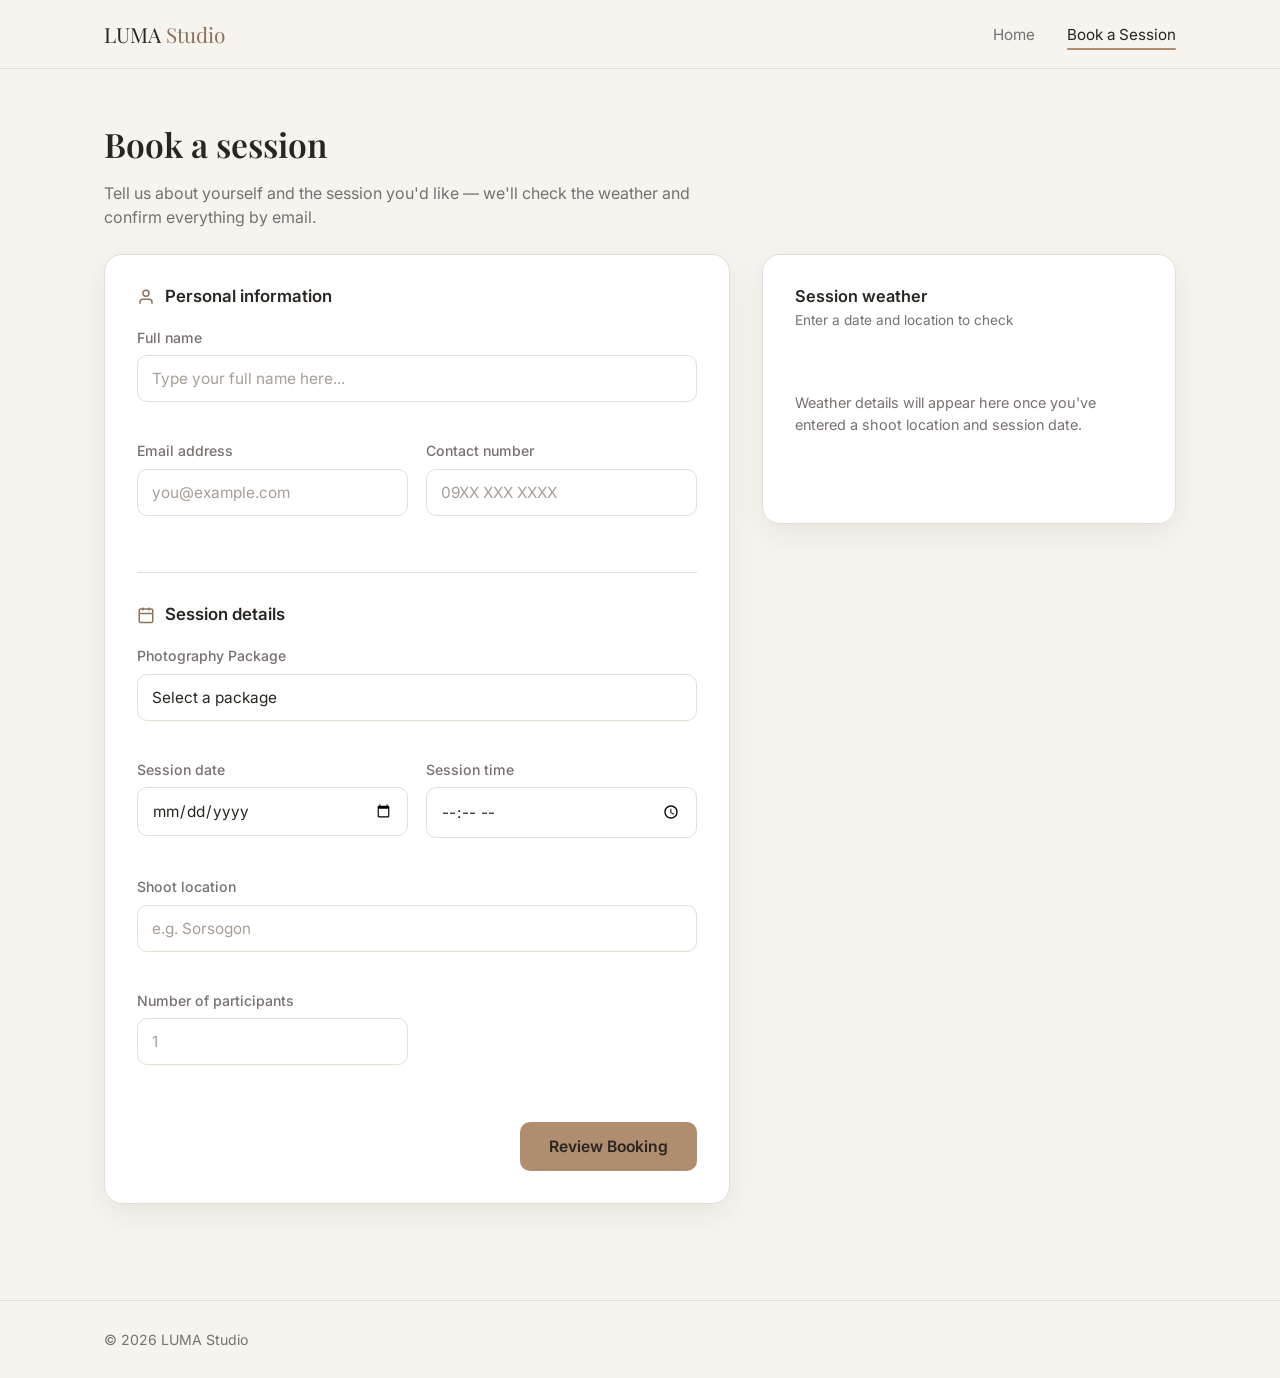
<file: booking.html>
<!DOCTYPE html>
<html lang="en">
<head>
<meta charset="UTF-8">
<meta name="viewport" content="width=device-width, initial-scale=1.0">
<title>Book a Session — LUMA Studio</title>
<link rel="preconnect" href="https://fonts.googleapis.com">
<link rel="preconnect" href="https://fonts.gstatic.com" crossorigin>
<link href="https://fonts.googleapis.com/css2?family=Playfair+Display:wght@500;600;700&family=Inter:wght@400;500;600;700&display=swap" rel="stylesheet">
<link rel="stylesheet" href="css/style.css">
</head>
<body>

<header class="site-header">
  <nav class="nav container">
    <a href="index.html" class="brand">LUMA <span>Studio</span></a>
    <ul class="nav-links">
      <li><a href="index.html">Home</a></li>
      <li><a href="booking.html" aria-current="page">Book a Session</a></li>
    </ul>
  </nav>
</header>

<main>
  <div class="container page-header">
    <h1 style="font-size:2.1rem;">Book a session</h1>
    <p>Tell us about yourself and the session you'd like — we'll check the weather and confirm everything by email.</p>
  </div>

  <div class="container booking-layout">

    <!-- ============ FORM CARD ============ -->
    <section class="card" id="formCard">

      <div id="formErrorBanner" class="banner banner-error" role="alert" aria-live="assertive"></div>

      <form id="bookingForm" novalidate>

        <div class="form-section">
          <h3>
            <svg width="18" height="18" viewBox="0 0 24 24" fill="none" stroke="currentColor" stroke-width="2"><path d="M20 21v-2a4 4 0 0 0-4-4H8a4 4 0 0 0-4 4v2"/><circle cx="12" cy="7" r="4"/></svg>
            Personal information
          </h3>
          <div class="form-grid">
            <div class="field field-full" data-field="fullName">
              <label for="fullName">Full name</label>
              <input type="text" id="fullName" name="fullName" placeholder="Type your full name here..." autocomplete="name">
              <span class="field-error"></span>
            </div>
            <div class="field" data-field="email">
              <label for="email">Email address</label>
              <input type="email" id="email" name="email" placeholder="you@example.com" autocomplete="email">
              <span class="field-error"></span>
            </div>
            <div class="field" data-field="contact">
              <label for="contact">Contact number</label>
              <input type="tel" id="contact" name="contact" placeholder="09XX XXX XXXX" autocomplete="tel">
              <span class="field-error"></span>
            </div>
          </div>
        </div>

        <div class="form-section">
          <h3>
            <svg width="18" height="18" viewBox="0 0 24 24" fill="none" stroke="currentColor" stroke-width="2"><rect x="3" y="4" width="18" height="18" rx="2"/><path d="M16 2v4M8 2v4M3 10h18"/></svg>
            Session details
          </h3>

          <div class="form-grid" style="margin-bottom:18px;">
            <div class="field field-full" data-field="package">
              <label for="package">Photography Package</label>
              <select id="package" name="package">
                <option value="" disabled selected>Select a package</option>
                <option value="Portrait Session">Portrait Session</option>
                <option value="Family Session">Family Session</option>
                <option value="Graduation Session">Graduation Session</option>
                <option value="Event Photography">Event Photography</option>
                <option value="Other / Custom Request">Other / Custom Request</option>
              </select>
              <span class="field-error"></span>
            </div>

            <div class="field field-full hidden" data-field="customRequest">
              <label for="customRequest">Custom Request</label>
              <input type="text" id="customRequest" name="customRequest" placeholder="Tell us what you have in mind">
              <span class="field-error"></span>
            </div>
          </div>

          <div class="form-grid">
            <div class="field" data-field="date">
              <label for="date">Session date</label>
              <input type="date" id="date" name="date">
              <span class="field-error"></span>
            </div>
            <div class="field" data-field="time">
              <label for="time">Session time</label>
              <input type="time" id="time" name="time">
              <span class="field-error"></span>
            </div>
            <div class="field field-full" data-field="location">
              <label for="location">Shoot location</label>
              <input type="text" id="location" name="location" placeholder="e.g. Sorsogon">
              <span class="field-error"></span>
            </div>
            <div class="field" data-field="participants">
              <label for="participants">Number of participants</label>
              <input type="number" id="participants" name="participants" min="1" placeholder="1">
              <span class="field-error"></span>
            </div>
          </div>
        </div>

        <div class="form-actions">
          <button type="submit" class="btn btn-primary" id="reviewBtn">Review Booking</button>
        </div>
      </form>
    </section>

    <!-- ============ SUMMARY CARD (hidden until review) ============ -->
    <section class="card hidden" id="summaryCard" aria-live="polite">
      <h3 style="font-family:var(--font-body);font-size:1.05rem;margin-bottom:4px;">Booking summary</h3>
      <p style="font-size:0.88rem;margin-bottom:0;">Please review your details before confirming.</p>

      <dl class="summary-list" id="summaryList"></dl>

      <div id="confirmErrorBanner" class="banner banner-error" role="alert" aria-live="assertive"></div>

      <div class="form-actions" style="justify-content:space-between;">
        <button type="button" class="btn btn-secondary" id="editBtn">Edit Booking</button>
        <button type="button" class="btn btn-primary" id="confirmBtn">Confirm Appointment</button>
      </div>
    </section>

    <!-- ============ WEATHER CARD ============ -->
    <aside class="card weather-card" id="weatherCard" aria-live="polite">
      <h3>Session weather</h3>
      <p class="weather-loc" id="weatherLocLabel">Enter a date and location to check</p>

      <div class="weather-state" id="weatherState">
        <p class="weather-placeholder">Weather details will appear here once you've entered a shoot location and session date.</p>
      </div>
    </aside>

  </div>
</main>

<footer class="site-footer">
  <div class="container">
    <p style="margin:0;">© 2026 LUMA Studio</p>
  </div>
</footer>

<script src="js/validation.js"></script>
<script src="js/weather.js"></script>
<script src="js/booking.js"></script>
</body>
</html>
</file>
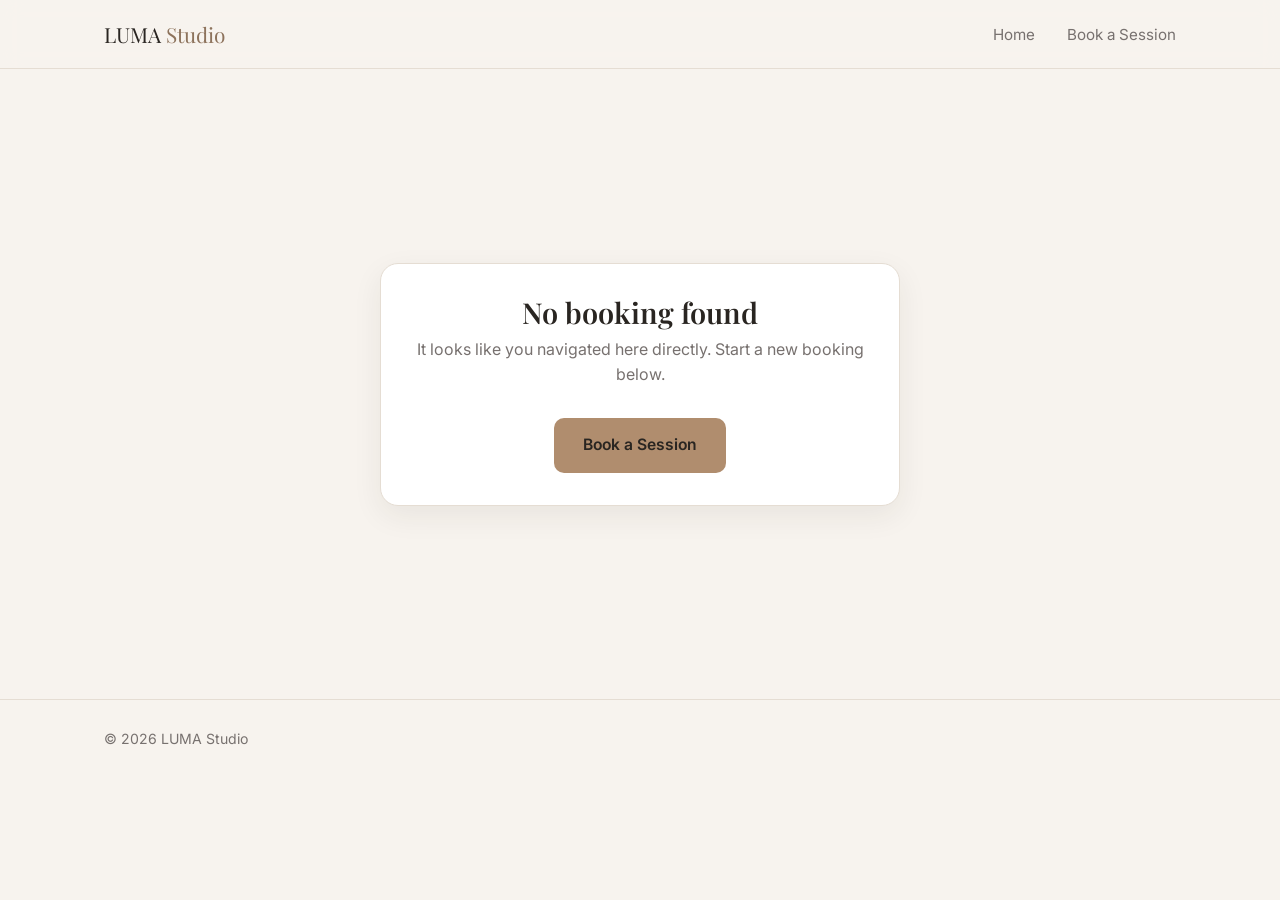
<file: confirmation.html>
<!DOCTYPE html>
<html lang="en">
<head>
<meta charset="UTF-8">
<meta name="viewport" content="width=device-width, initial-scale=1.0">
<title>Appointment Confirmed — LUMA Studio</title>
<link rel="preconnect" href="https://fonts.googleapis.com">
<link rel="preconnect" href="https://fonts.gstatic.com" crossorigin>
<link href="https://fonts.googleapis.com/css2?family=Playfair+Display:wght@500;600;700&family=Inter:wght@400;500;600;700&display=swap" rel="stylesheet">
<link rel="stylesheet" href="css/style.css">
</head>
<body>

<header class="site-header">
  <nav class="nav container">
    <a href="index.html" class="brand">LUMA <span>Studio</span></a>
    <ul class="nav-links">
      <li><a href="index.html">Home</a></li>
      <li><a href="booking.html">Book a Session</a></li>
    </ul>
  </nav>
</header>

<main>
  <div class="container confirm-wrap">

    <!-- SUCCESS STATE -->
    <div class="card confirm-card hidden" id="successState">
      <svg class="confirm-icon" viewBox="0 0 24 24" fill="none" stroke="currentColor" stroke-width="1.6">
        <circle cx="12" cy="12" r="10"/><path d="M8 12.5l2.5 2.5L16 9.5"/>
      </svg>
      <h1>Appointment confirmed</h1>
      <p class="confirm-sub">Your session has been booked. Details are below.</p>

      <p class="confirm-ref" id="refNumber">PSB-2026-00000</p>

      <dl class="confirm-details" id="confirmDetails"></dl>

      <p class="confirm-note" id="sentToNote">Your confirmation has been sent to your email.</p>

      <a href="index.html" class="btn btn-primary">Back to Home</a>
    </div>

    <!-- FAILURE STATE -->
    <div class="card confirm-card confirm-fail hidden" id="failState">
      <svg class="confirm-icon" viewBox="0 0 24 24" fill="none" stroke="currentColor" stroke-width="1.6">
        <circle cx="12" cy="12" r="10"/><path d="M15 9l-6 6M9 9l6 6"/>
      </svg>
      <h1>We couldn't confirm your booking</h1>
      <p class="confirm-sub" id="failMessage">Something went wrong while processing your appointment. No confirmation email was sent.</p>
      <a href="booking.html" class="btn btn-primary">Try Again</a>
    </div>

    <!-- NO DATA / DIRECT VISIT STATE -->
    <div class="card confirm-card hidden" id="emptyState">
      <h1>No booking found</h1>
      <p class="confirm-sub">It looks like you navigated here directly. Start a new booking below.</p>
      <a href="booking.html" class="btn btn-primary">Book a Session</a>
    </div>

  </div>
</main>

<footer class="site-footer">
  <div class="container">
    <p style="margin:0;">© 2026 LUMA Studio</p>
  </div>
</footer>

<script>
(function () {
  var raw = sessionStorage.getItem('psb_result');
  var successEl = document.getElementById('successState');
  var failEl = document.getElementById('failState');
  var emptyEl = document.getElementById('emptyState');

  if (!raw) {
    emptyEl.classList.remove('hidden');
    return;
  }

  var result;
  try {
    result = JSON.parse(raw);
  } catch (e) {
    emptyEl.classList.remove('hidden');
    return;
  }

  if (!result.success) {
    failEl.classList.remove('hidden');
    if (result.message) {
      document.getElementById('failMessage').textContent = result.message;
    }
    return;
  }

  var b = result.booking || {};
  document.getElementById('refNumber').textContent = result.bookingReference || '—';

  var rows = [
    ['Photography Package', b.package],
    ['Date', b.dateDisplay || b.date],
    ['Time', b.time],
    ['Location', b.location]
  ];

  var dl = document.getElementById('confirmDetails');
  rows.forEach(function (r) {
    if (!r[1]) return;
    var row = document.createElement('div');
    row.className = 'summary-row';
    var dt = document.createElement('dt');
    dt.textContent = r[0];
    var dd = document.createElement('dd');
    dd.textContent = r[1];
    row.appendChild(dt);
    row.appendChild(dd);
    dl.appendChild(row);
  });

  if (b.email) {
    document.getElementById('sentToNote').textContent = 'Your confirmation has been sent to: ' + b.email;
  }

  successEl.classList.remove('hidden');

  // Clear so a page refresh doesn't replay a stale confirmation as if it were new
  sessionStorage.removeItem('psb_result');
})();
</script>
</body>
</html>
</file>
<file: css/style.css>
:root {
  --bg-main: #F7F3EE;
  --white: #FFFFFF;
  --bg-card: #FFFFFF;

  --text-primary: #292521;
  --text-secondary: #77716F;

  --accent: #B08D6E;
  --accent-secondary: #8D735C;

  --border: #E5DDD3;
  --success: #66816F;
  --error: #B86F6F;

  --font-display: "Playfair Display", "Iowan Old Style", "Palatino Linotype", Georgia, serif;
  --font-body: "Inter", -apple-system, BlinkMacSystemFont, "Segoe UI", Roboto, sans-serif;

  --radius-sm: 10px;
  --radius-md: 14px;
  --radius-lg: 18px;

  --shadow-card: 0 10px 30px rgba(41, 37, 33, 0.07);
  --transition: 180ms ease;
}

*, *::before, *::after { box-sizing: border-box; }

html { scroll-behavior: smooth; }

body {
  margin: 0;
  background: var(--bg-main);
  color: var(--text-primary);
  font-family: var(--font-body);
  line-height: 1.55;
  -webkit-font-smoothing: antialiased;
}

img { max-width: 100%; display: block; }

a { color: inherit; text-decoration: none; }

h1, h2, h3 {
  font-family: var(--font-display);
  font-weight: 600;
  line-height: 1.15;
  margin: 0 0 0.5em;
  color: var(--text-primary);
}

h1 { font-size: clamp(2.2rem, 4.5vw, 3.6rem); }
h2 { font-size: clamp(1.5rem, 3vw, 2.1rem); }
h3 { font-size: 1.2rem; }

p { margin: 0 0 1em; color: var(--text-secondary); max-width: 62ch; }

.container {
  width: 100%;
  max-width: 1120px;
  margin: 0 auto;
  padding: 0 24px;
}

a:focus-visible,
button:focus-visible,
input:focus-visible,
select:focus-visible,
textarea:focus-visible {
  outline: 2px solid var(--accent-secondary);
  outline-offset: 3px;
  border-radius: 4px;
}

/* ---------------- Navigation ---------------- */

.site-header {
  position: sticky;
  top: 0;
  z-index: 40;
  background: rgba(247, 243, 238, 0.88);
  backdrop-filter: blur(10px);
  border-bottom: 1px solid var(--border);
}

.nav {
  display: flex;
  align-items: center;
  justify-content: space-between;
  padding-top: 18px;
  padding-bottom: 18px;
}

.brand {
  font-family: var(--font-display);
  font-size: 1.3rem;
  color: var(--text-primary);
}

.brand span { color: var(--accent-secondary); }

.nav-links {
  display: flex;
  gap: 32px;
  list-style: none;
  margin: 0;
  padding: 0;
}

.nav-links a {
  color: var(--text-secondary);
  font-size: 0.95rem;
  transition: color var(--transition);
}

.nav-links a:hover,
.nav-links a[aria-current="page"] {
  color: var(--text-primary);
}

.nav-links a[aria-current="page"] { position: relative; }

.nav-links a[aria-current="page"]::after {
  content: "";
  position: absolute;
  left: 0; right: 0; bottom: -6px;
  height: 2px;
  background: var(--accent);
  border-radius: 2px;
}

/* ---------------- Buttons ---------------- */

.btn {
  display: inline-flex;
  align-items: center;
  justify-content: center;
  gap: 8px;
  font-family: var(--font-body);
  font-size: 0.98rem;
  font-weight: 600;
  padding: 14px 28px;
  border-radius: var(--radius-sm);
  border: 1px solid transparent;
  cursor: pointer;
  transition: background var(--transition), border-color var(--transition), color var(--transition);
  white-space: nowrap;
}

.btn-primary {
  background: var(--accent);
  color: var(--text-primary);
}

.btn-primary:hover { background: var(--accent-secondary); color: var(--white); }
.btn-primary:active { transform: translateY(1px); }

.btn-secondary {
  background: transparent;
  color: var(--text-primary);
  border-color: var(--border);
}

.btn-secondary:hover { border-color: var(--accent-secondary); color: var(--accent-secondary); }

.btn-block { width: 100%; }

.btn:disabled { opacity: 0.55; cursor: not-allowed; }

/* ---------------- Hero (Home) ---------------- */

.hero { padding: 96px 0 88px; }

.hero-grid {
  display: grid;
  grid-template-columns: 1.05fr 0.95fr;
  gap: 64px;
  align-items: center;
}

@media (max-width: 860px) {
  .hero { padding: 56px 0 64px; }
  .hero-grid { grid-template-columns: 1fr; gap: 40px; }
}

.hero-text h1 { margin-bottom: 20px; }

.hero-sub {
  font-size: 1.1rem;
  color: var(--text-secondary);
  max-width: 42ch;
  margin-bottom: 32px;
}

.hero-media {
  min-height: 320px;
  background: var(--white);
  border: 1px solid var(--border);
  border-radius: var(--radius-lg);
  box-shadow: var(--shadow-card);
  overflow: hidden;
}

.hero-media img {
  width: 100%;
  height: 100%;
  object-fit: cover;
  display: block;
}

/* ---------------- Footer ---------------- */

.site-footer {
  border-top: 1px solid var(--border);
  padding: 28px 0;
  color: var(--text-secondary);
  font-size: 0.88rem;
}

/* ============================================================
   BOOKING PAGE
   ============================================================ */

.page-header {
  padding-top: 56px;
  padding-bottom: 24px;
}

.page-header p { margin: 0; }

.booking-layout {
  display: grid;
  grid-template-columns: 1.4fr 1fr;
  gap: 32px;
  align-items: start;
  padding-bottom: 96px;
}

@media (max-width: 860px) {
  .booking-layout { grid-template-columns: 1fr; }
}

.card {
  background: var(--bg-card);
  border: 1px solid var(--border);
  border-radius: var(--radius-lg);
  padding: 32px;
  box-shadow: var(--shadow-card);
}

.form-section + .form-section {
  margin-top: 36px;
  padding-top: 32px;
  border-top: 1px solid var(--border);
}

.form-section h3 {
  display: flex;
  align-items: center;
  gap: 10px;
  margin-bottom: 20px;
  font-family: var(--font-body);
  font-weight: 600;
  font-size: 1.05rem;
}

.form-section h3 svg { color: var(--accent-secondary); flex-shrink: 0; }

.form-grid {
  display: grid;
  grid-template-columns: 1fr 1fr;
  gap: 18px;
}

.form-grid .field-full { grid-column: 1 / -1; }

@media (max-width: 560px) {
  .form-grid { grid-template-columns: 1fr; }
}

.field { display: flex; flex-direction: column; gap: 7px; }

.field label {
  font-size: 0.88rem;
  color: var(--text-secondary);
  font-weight: 500;
}

.field input,
.field select {
  background: var(--white);
  border: 1px solid var(--border);
  color: var(--text-primary);
  border-radius: var(--radius-sm);
  padding: 13px 14px;
  font-size: 0.96rem;
  font-family: var(--font-body);
  transition: border-color var(--transition), box-shadow var(--transition);
}

.field input::placeholder { color: #A79E96; }

.field input:focus,
.field select:focus {
  outline: none;
  border-color: var(--accent);
  box-shadow: 0 0 0 3px rgba(176, 141, 110, 0.22);
}

.field.has-error input,
.field.has-error select { border-color: var(--error); }

.field-error {
  font-size: 0.82rem;
  color: var(--error);
  min-height: 1em;
}

select {
  appearance: none;
  background-image: url("data:image/svg+xml;utf8,<svg xmlns='http://www.w3.org/2000/svg' width='14' height='14' viewBox='0 0 24 24' fill='none' stroke='%2377716F' stroke-width='2'><polyline points='6 9 12 15 18 9'/></svg>");
  background-repeat: no-repeat;
  background-position: right 14px center;
  padding-right: 38px;
}

.form-actions {
  margin-top: 36px;
  display: flex;
  justify-content: flex-end;
  gap: 12px;
}

/* Weather card */

.weather-card { position: sticky; top: 96px; }

.weather-card h3 {
  font-family: var(--font-body);
  font-size: 1.02rem;
  font-weight: 600;
  margin-bottom: 4px;
}

.weather-loc { font-size: 0.85rem; color: var(--text-secondary); margin-bottom: 20px; }

.weather-state { min-height: 140px; display: flex; flex-direction: column; justify-content: center; }

.weather-temp {
  font-family: var(--font-display);
  font-size: 2.8rem;
  line-height: 1;
  color: var(--text-primary);
}

.weather-condition { color: var(--accent-secondary); font-size: 1rem; margin: 6px 0 18px; }

.weather-meta { display: flex; gap: 24px; }

.weather-meta div { font-size: 0.85rem; color: var(--text-secondary); }
.weather-meta strong { display: block; color: var(--text-primary); font-size: 1rem; font-weight: 600; }

.weather-placeholder,
.weather-unavailable,
.weather-error { font-size: 0.9rem; color: var(--text-secondary); }

.weather-loading {
  display: flex;
  align-items: center;
  gap: 10px;
  font-size: 0.9rem;
  color: var(--text-secondary);
}

.spinner {
  width: 16px; height: 16px;
  border-radius: 50%;
  border: 2px solid var(--border);
  border-top-color: var(--accent);
  animation: spin 0.8s linear infinite;
  flex-shrink: 0;
}

@keyframes spin { to { transform: rotate(360deg); } }

.weather-error { color: var(--error); }

/* Summary */

.summary-list { display: flex; flex-direction: column; gap: 14px; margin: 24px 0 32px; }

.summary-row {
  display: flex;
  justify-content: space-between;
  gap: 16px;
  padding-bottom: 14px;
  border-bottom: 1px solid var(--border);
  font-size: 0.94rem;
}

.summary-row:last-child { border-bottom: none; padding-bottom: 0; }

.summary-row dt { color: var(--text-secondary); }
.summary-row dd { margin: 0; text-align: right; font-weight: 500; }

.banner {
  display: none;
  align-items: center;
  gap: 10px;
  padding: 14px 16px;
  border-radius: var(--radius-sm);
  font-size: 0.88rem;
  margin-bottom: 20px;
}

.banner.show { display: flex; }

.banner-error {
  background: rgba(184, 111, 111, 0.09);
  border: 1px solid rgba(184, 111, 111, 0.3);
  color: var(--error);
}

.banner-info {
  background: rgba(141, 115, 92, 0.09);
  border: 1px solid rgba(141, 115, 92, 0.28);
  color: var(--accent-secondary);
}

.hidden { display: none !important; }

/* ============================================================
   CONFIRMATION PAGE
   ============================================================ */

.confirm-wrap {
  min-height: 70vh;
  display: flex;
  align-items: center;
  justify-content: center;
  padding-top: 64px;
  padding-bottom: 64px;
}

.confirm-card { max-width: 520px; width: 100%; text-align: center; }

.confirm-icon { width: 52px; height: 52px; margin: 0 auto 22px; color: var(--success); }

.confirm-card h1 { font-size: 1.8rem; margin-bottom: 8px; }

.confirm-sub { margin-bottom: 32px; }

.confirm-ref {
  font-family: var(--font-display);
  font-size: 1.3rem;
  color: var(--accent-secondary);
  letter-spacing: 0.02em;
  margin-bottom: 28px;
}

.confirm-details {
  text-align: left;
  display: flex;
  flex-direction: column;
  gap: 14px;
  margin-bottom: 28px;
}

.confirm-note { font-size: 0.9rem; margin-bottom: 32px; }

.confirm-fail { text-align: center; }

.confirm-fail .confirm-icon { color: var(--error); }
</file>
